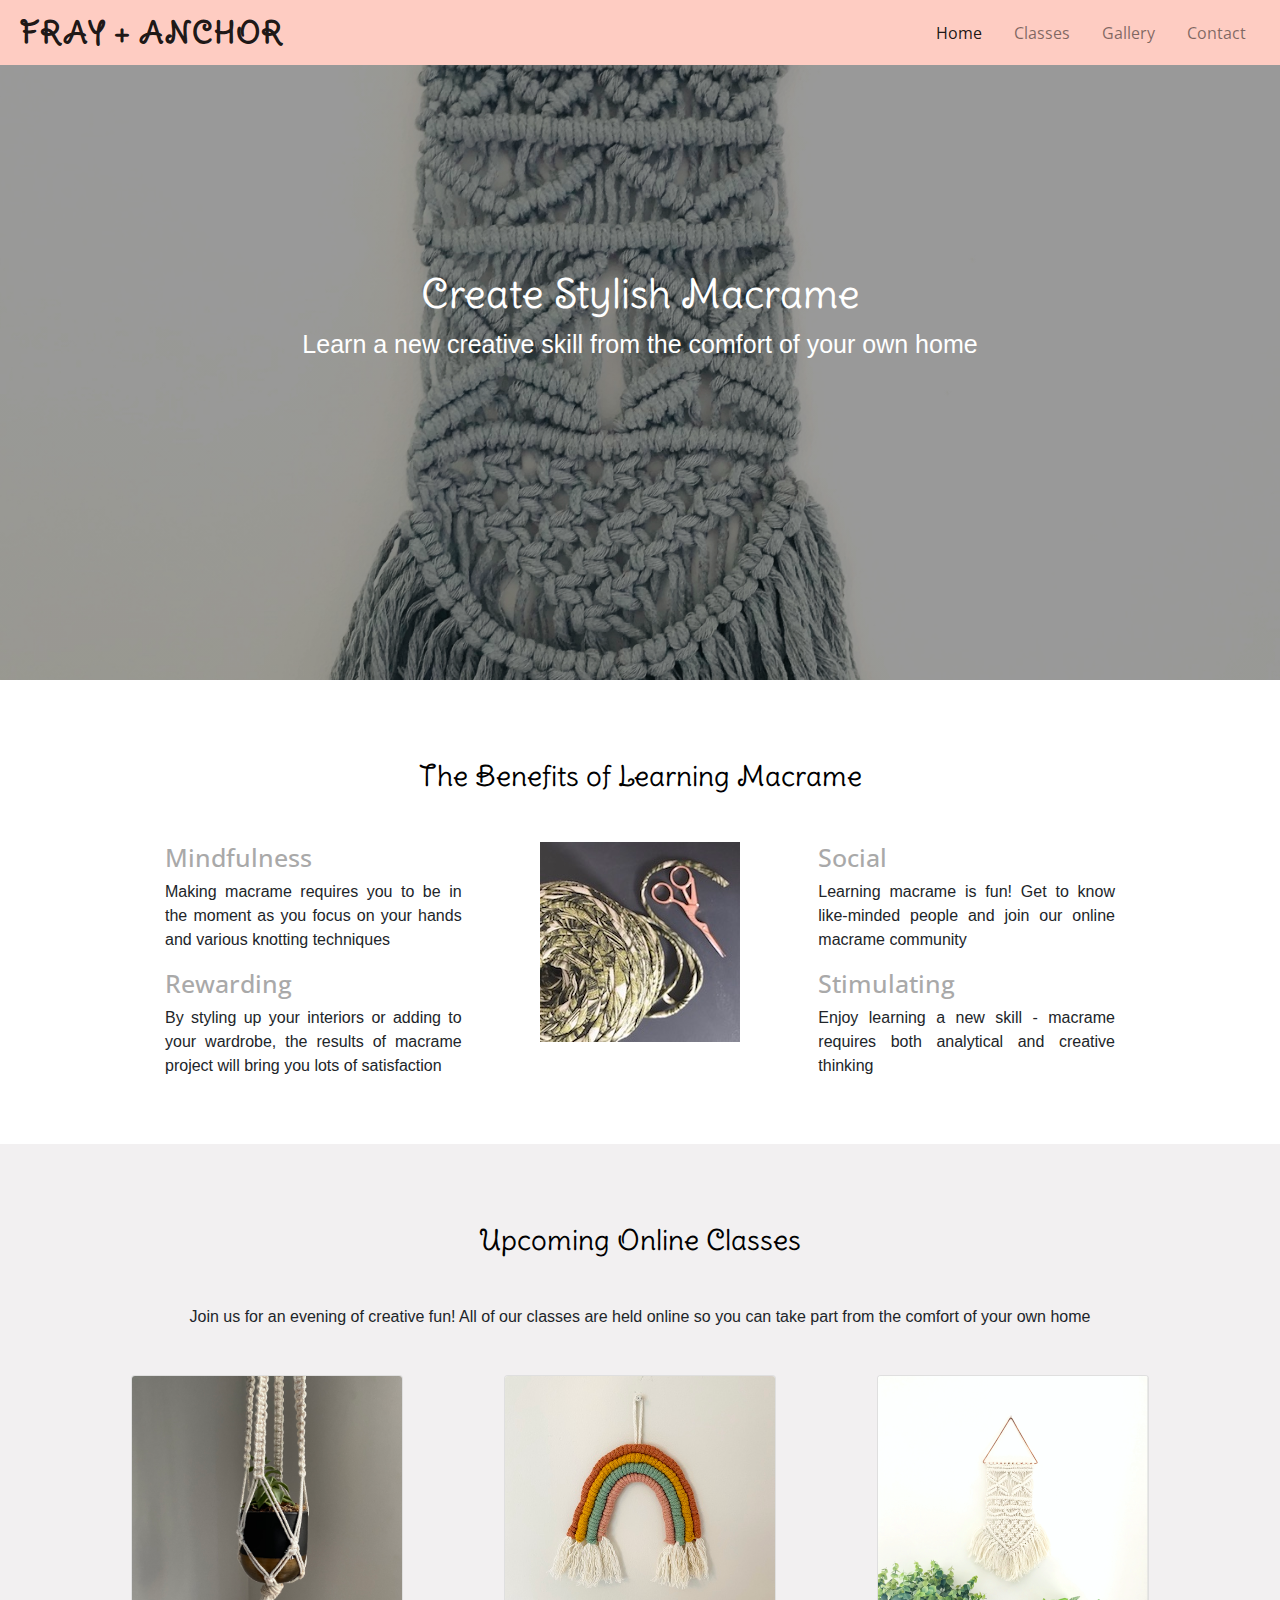
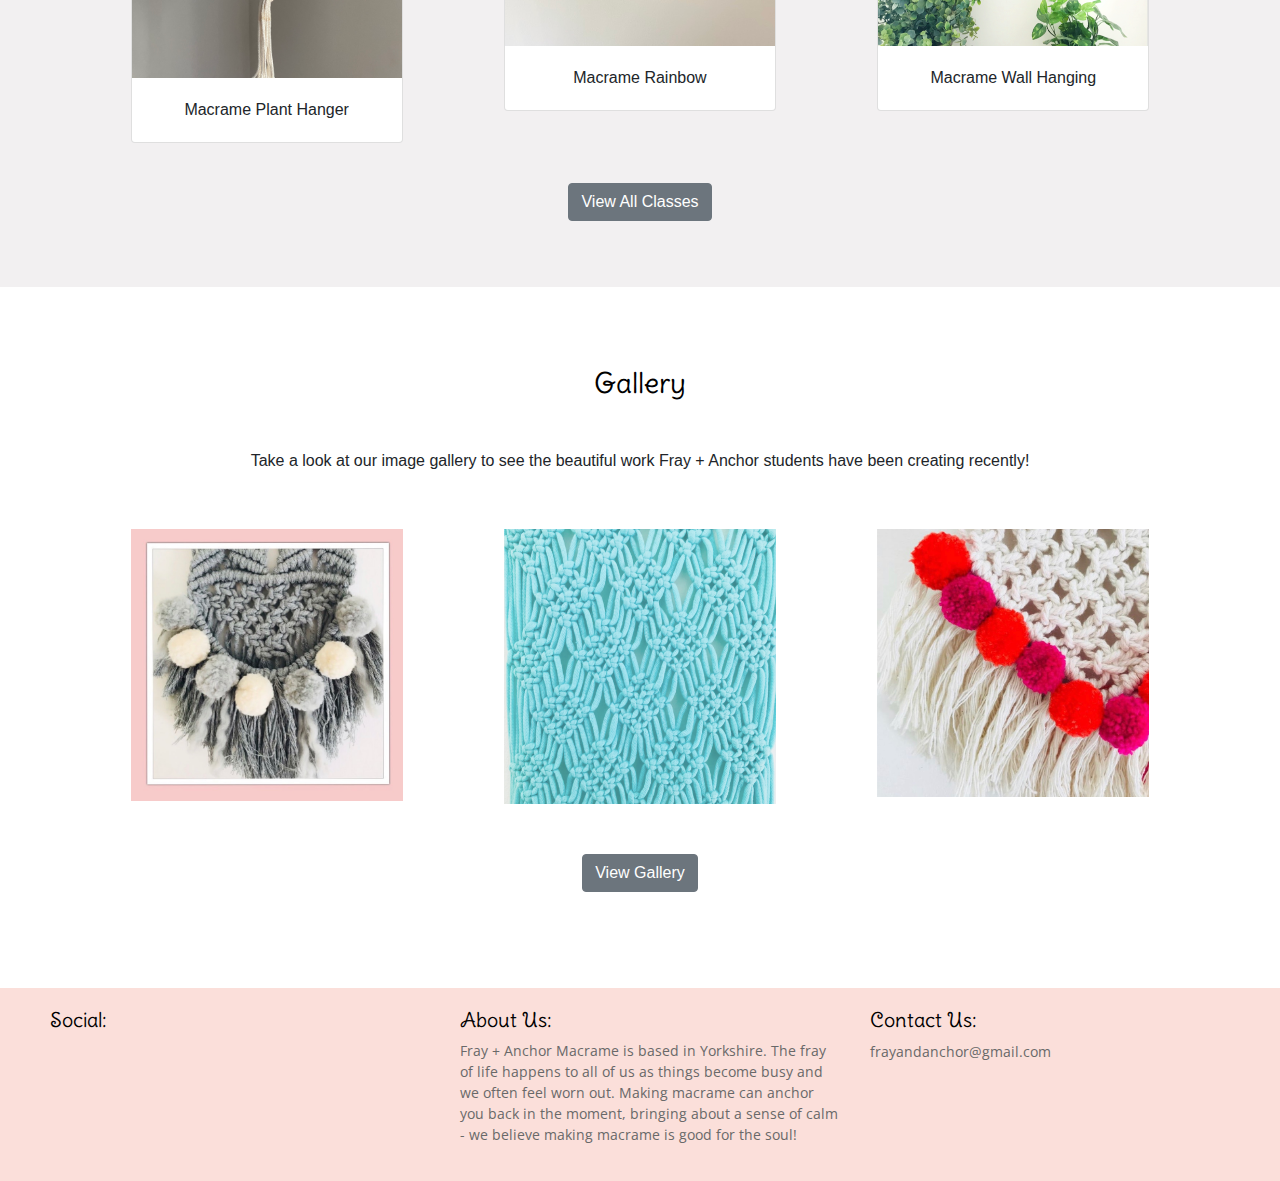
<file: index.html>
<!DOCTYPE html>
<html lang="en">
    <head>
        <meta charset="UTF-8" />
        <meta name="viewport" content="width=device-width, initial-scale=1.0" />
        <link rel="stylesheet" href="https://stackpath.bootstrapcdn.com/bootstrap/4.5.0/css/bootstrap.min.css" type="text/css" />
        <link rel="stylesheet" href="https://use.fontawesome.com/releases/v5.14.0/css/all.css" integrity="sha384-HzLeBuhoNPvSl5KYnjx0BT+WB0QEEqLprO+NBkkk5gbc67FTaL7XIGa2w1L0Xbgc" crossorigin="anonymous" />
        <!--Favicon created by https://favicon.io/ --> 
        <link rel="apple-touch-icon" sizes="180x180" href="/apple-touch-icon.png">
        <link rel="icon" type="image/png" sizes="32x32" href="favicons/favicon-32x32.png">
        <link rel="icon" type="image/png" sizes="16x16" href="favicons/favicon-16x16.png">
        <link rel="manifest" href="favicons/site.webmanifest">
        <link rel="stylesheet" href="assets/css/style.css" type="text/css" />
        <title>Fray+Anchor Macrame</title>
    </head>
    <body class="d-flex flex-column">
        <div id="page-content">
            <!--Header section. Navbar template from Bootstrap 4-->
            <header>
                <nav class="navbar menu-bar navbar-expand-lg navbar-light fixed-top">
                    <a class="navbar-brand" href="index.html"><strong>Fray + Anchor</strong></a>
                    <button class="navbar-toggler" type="button" data-toggle="collapse" data-target="#navbarNav" aria-controls="navbarNav" aria-expanded="false" aria-label="Toggle navigation">
                    <span class="navbar-toggler-icon"></span>
                    </button>
                    <div class="collapse navbar-collapse" id="navbarNav">
                        <ul class="navbar-nav ml-auto">
                            <li class="nav-item active mr-3">
                                <a class="nav-link" href="index.html">Home <span class="sr-only">(current)</span></a>
                            </li>
                            <li class="nav-item mr-3">
                                <a class="nav-link" href="classes.html">Classes</a>
                            </li>
                            <li class="nav-item mr-3">
                                <a class="nav-link" href="gallery.html">Gallery</a>
                            </li>
                            <li class="nav-item mr-3">
                                <a class="nav-link" href="contact.html">Contact</a>
                            </li>
                        </ul>
                    </div>
                </nav>
            </header>
            <!--Hero image section:-->
            <section class="container-fluid" id="hero-image">
                <div class="row">
                    <div class="col-12">
                        <div class="mx-auto" id="hero-text">
                            <h1>Create Stylish Macrame</h1>
                            <p>Learn a new creative skill from the comfort of your own home</p>
                        </div>
                    </div>
                </div>
            </section>
            <!--Benefits of Learning Macrame section:-->
            <section class="container white-section">
                <div class="row">
                    <div class="col">
                        <h2 class="section-heading text-center"> The Benefits of Learning Macrame</h2>
                    </div>
                </div>
                <div class="row">
                    <div class="col-lg-4 benefit-item">
                        <h3 class="benefit-heading">Mindfulness</h3>
                        <p class="text-justify"> 
                            Making macrame requires you to be in the moment as you focus on your hands and various knotting techniques
                        </p>
                        <h3 class="benefit-heading">Rewarding</h3>
                        <p class="text-justify">
                            By styling up your interiors or adding to your wardrobe, the results of
                            macrame project will bring you lots of satisfaction
                        </p>
                    </div>
                    <div class="col-lg-4 d-none d-lg-block text-center" id="benefits-image">
                        <img src="assets/images/benefitsofmacrame.jpg" alt="macrame cord and scissors" />
                    </div>
                    <div class="col-lg-4 benefit-item">
                        <h3 class="benefit-heading">Social</h3>
                        <p class="text-justify">
                            Learning macrame is fun! Get to know
                            like-minded people and join our online macrame community
                        </p>
                        <h3 class="benefit-heading">Stimulating</h3>
                        <p class="text-justify">
                            Enjoy learning a new skill - macrame requires both analytical and
                            creative thinking
                        </p>
                    </div>
                </div>
            </section>
            <!--Upcoming Online Classes section. Code for cards from Bootstrap:-->
            <section class="container-fluid grey-section">
                <div class="row">
                    <div class="col">
                        <h2 class="section-heading text-center">Upcoming Online Classes</h2>
                        <p class="text-center">Join us for an evening of creative fun! All of our classes are held online so you can take part from the comfort of your own home</p>
                    </div>
                </div>
                <div class="row">
                    <div class="col-lg-4">
                        <div class="card text-center upcoming-class-feature mx-auto" style="width: 17rem;">
                            <img class="card-img-top" src="assets/images/planthanger.jpg" alt="macrame plant hanger"/>
                            <div class="card-body">
                                <p class="card-text">Macrame Plant Hanger</p>
                            </div>
                        </div>
                    </div>
                    <div class="col-lg-4">
                        <div class="card text-center upcoming-class-feature mx-auto" style="width: 17rem;">
                            <img class="card-img-top" src="assets/images/rainbowwallhanging.jpg" alt="macrame rainbow wall hanging"/>
                            <div class="card-body">
                                <p class="card-text">Macrame Rainbow</p>
                            </div>
                        </div>
                    </div>
                    <div class="col-lg-4">
                        <div class="card text-center upcoming-class-feature mx-auto" style="width: 17rem;">
                            <img class="card-img-top" src="assets/images/wallhanging.png" alt="macrame wall hanging"/>
                            <div class="card-body">
                                <p class="card-text">Macrame Wall Hanging</p>
                            </div>
                        </div>
                    </div>
                </div>
                <div class="row">
                    <div class="col">
                        <p class="text-center">
                            <a class="btn btn-secondary" href="classes.html" role="button">View All Classes</a>
                        </p>
                    </div>
                </div>
            </section>
            <!--Preview of Gallery section: -->
            <section class="container-fluid white-section">
                <div class="row">
                    <div class="col">
                        <h2 class="section-heading text-center">Gallery</h2>
                        <p class="text-center">
                            Take a look at our image gallery to see the beautiful work Fray + Anchor students have been creating recently! 
                        </p>
                    </div>
                </div>
                <div class="row text-center">
                    <div class="col-lg-4">
                        <img src="assets/images/gallerypreview1.jpg" alt="grey macrame wall hanging with pompoms" class="gallery-item text-center mx-auto"/>
                    </div>
                    <div class="col-lg-4">
                        <img src="assets/images/gallerypreview2.png" alt="close up of macrame knot details" class="gallery-item text-center mx-auto"/>
                    </div>
                    <div class="col-lg-4">
                        <img src="assets/images/gallerypreview3.jpg" alt="cream macrame wall hanging with pompoms" class="gallery-item text-center mx-auto"/>
                    </div>
                </div>
                <div class="row gallery-btn">
                    <div class="col">
                        <p class="text-center">
                            <a class="btn btn-secondary" href="gallery.html" role="button">View Gallery</a>
                        </p>
                    </div>
                </div>
            </section>
        </div>
        <!--Footer:-->
        <footer id="sticky-footer">
            <div class="container-fluid">
                <div class="row">
                    <div class="col-md-4 social-icons">
                        <h5 class="sub-heading">Social:</h5>
                        <a href="https://www.facebook.com" target="_blank"><i class="fab fa-facebook-f"></i></a>
                        <a href="https://www.instagram.com" target="_blank"><i class="fab fa-instagram"></i></a>
                        <a href="https://www.twitter.com" target="_blank"><i class="fab fa-twitter"></i></a>
                    </div>
                    <div class="col-md-4">
                        <h5 class="sub-heading">About Us:</h5>
                        <p>Fray + Anchor Macrame is based in Yorkshire. The fray of life happens to all of us as things become busy and we often feel worn out.  
                            Making macrame can anchor you back in the moment, bringing about a sense of calm - we believe making macrame is good for the soul!
                        </p>
                    </div>
                    <div class="col-md-4 contact">
                        <h5 class="sub-heading">Contact Us:</h5>
                        <i class="fas fa-envelope"></i>
                        <span><a href="mailto:frayandanchor@gmail.com" target="_blank">frayandanchor@gmail.com</a></span>
                    </div>
                </div>
            </div>
        </footer>
        <!--Code for Scroll To Top button taken from https://www.w3schools.com/howto/tryit.asp?filename=tryhow_js_scroll_to_top:-->
        <button onclick="topFunction()" id="myBtn" title="Go to top">Top</button>
        <script>
            //Get the button
            var mybutton = document.getElementById("myBtn");
            // When the user scrolls down 20px from the top of the document, show the button
            window.onscroll = function() {scrollFunction()};
            function scrollFunction() {
            if (document.body.scrollTop > 20 || document.documentElement.scrollTop > 20) {
                mybutton.style.display = "block";
            } else {
                mybutton.style.display = "none";
            }
            }
            // When the user clicks on the button, scroll to the top of the document
            function topFunction() {
            document.body.scrollTop = 0;
            document.documentElement.scrollTop = 0;
            }
        </script>
        <!--Code for Hamburger Icon from Eventyret_mentor on Code Institute Slack Community-->
        <script src="https://cdnjs.cloudflare.com/ajax/libs/jquery/3.4.1/jquery.slim.min.js"></script>
        <script src="https://cdnjs.cloudflare.com/ajax/libs/popper.js/1.16.0/umd/popper.min.js"></script>
        <script src="https://cdnjs.cloudflare.com/ajax/libs/twitter-bootstrap/4.4.1/js/bootstrap.min.js"></script>
    </body>
</html>
</file>
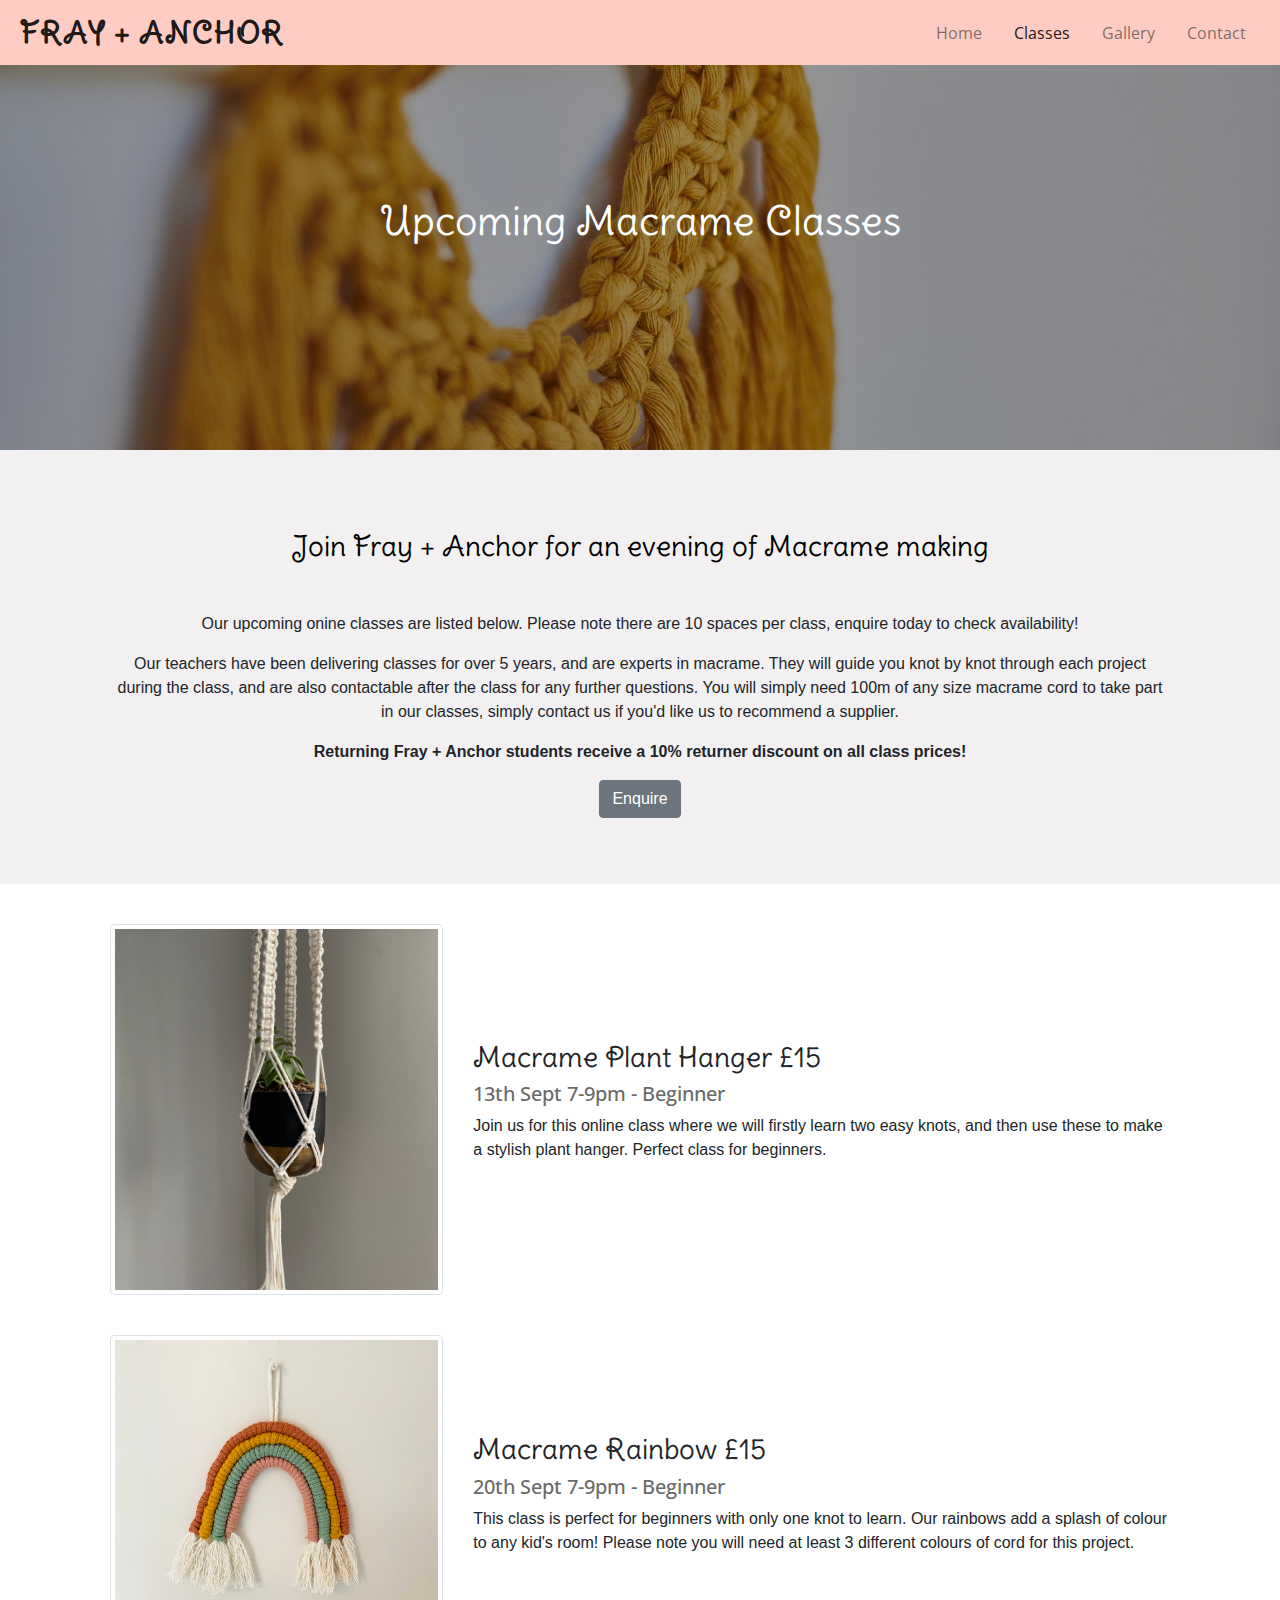
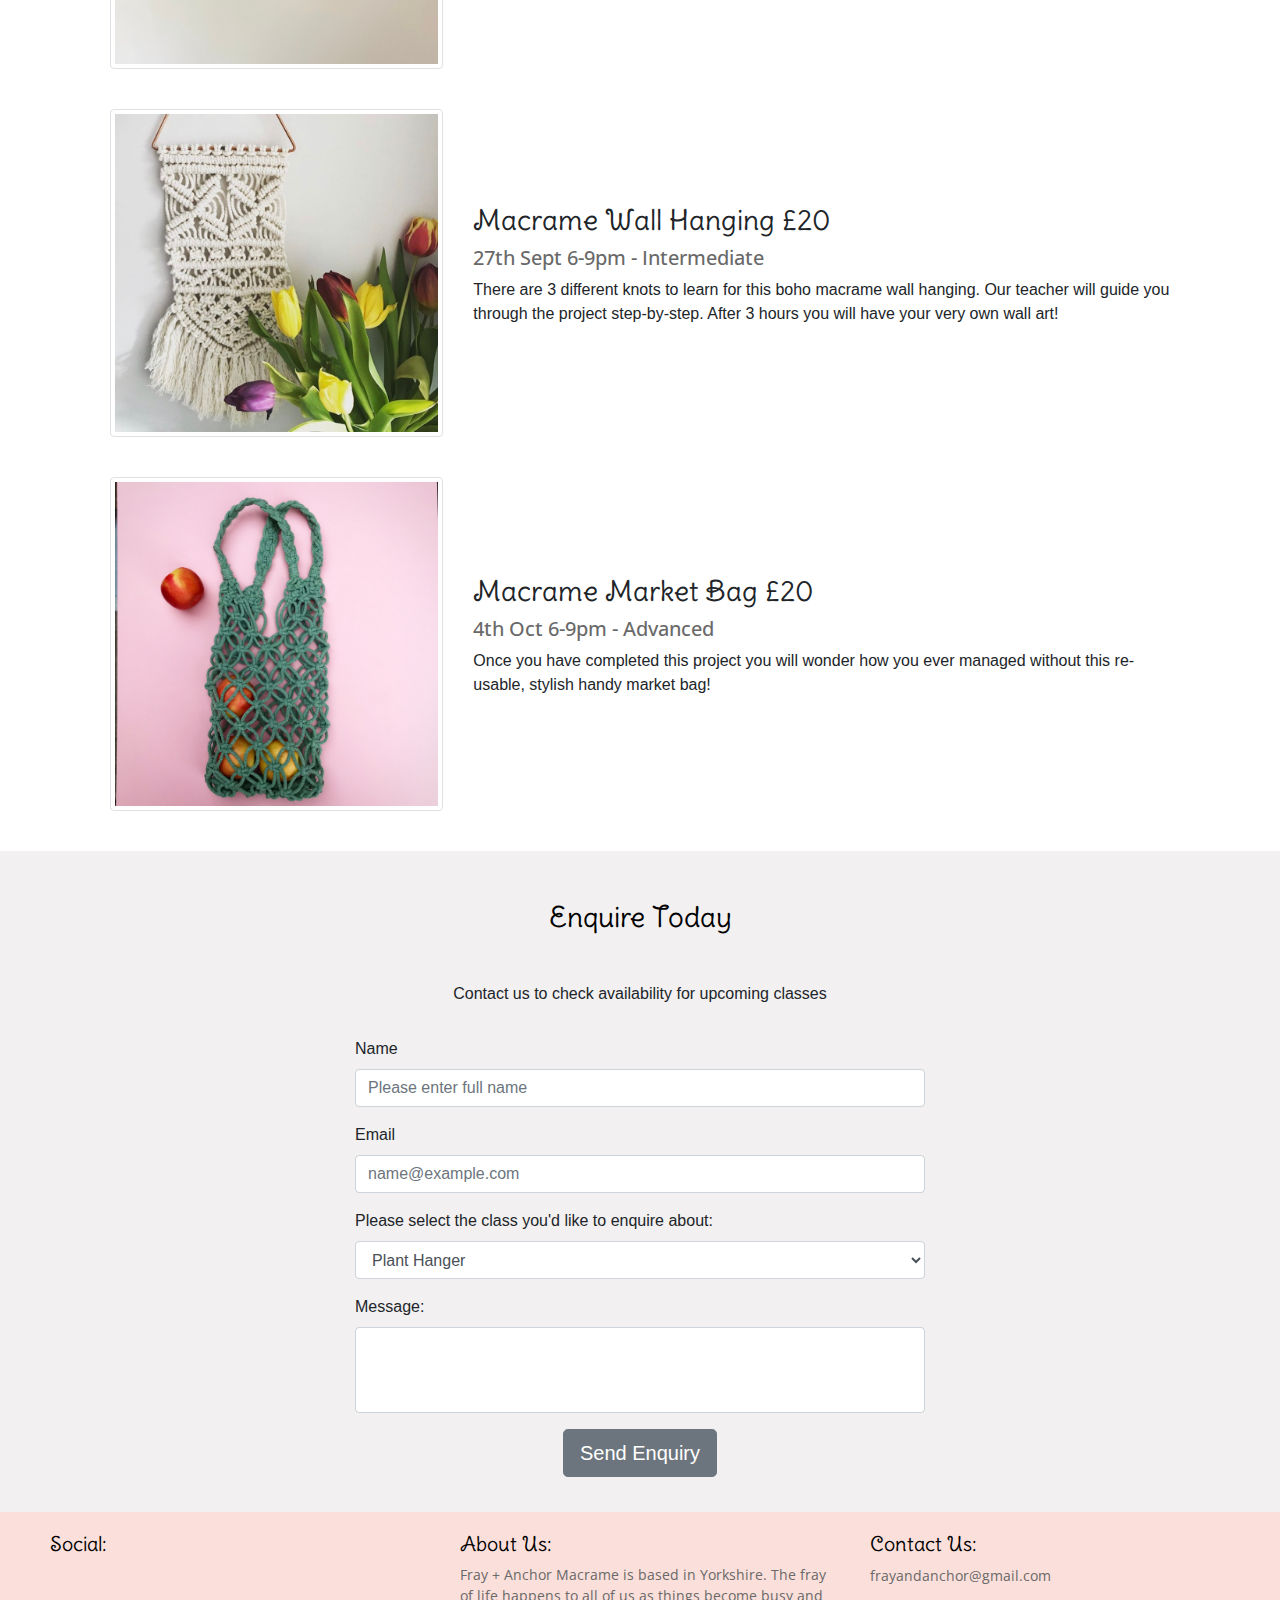
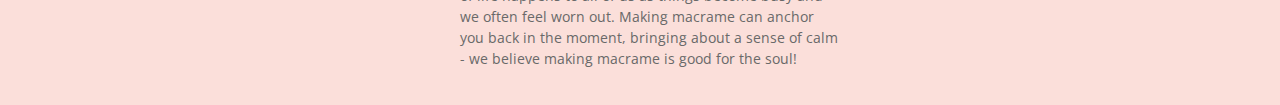
<file: classes.html>
<!DOCTYPE html>
<html lang="en">
    <head>
        <meta charset="UTF-8" />
        <meta name="viewport" content="width=device-width, initial-scale=1.0" />
        <link rel="stylesheet" href="https://stackpath.bootstrapcdn.com/bootstrap/4.5.0/css/bootstrap.min.css" type="text/css" />
        <link rel="stylesheet" href="https://use.fontawesome.com/releases/v5.14.0/css/all.css" integrity="sha384-HzLeBuhoNPvSl5KYnjx0BT+WB0QEEqLprO+NBkkk5gbc67FTaL7XIGa2w1L0Xbgc" crossorigin="anonymous" />
        <!--Favicon created by https://favicon.io/ --> 
        <link rel="apple-touch-icon" sizes="180x180" href="/apple-touch-icon.png">
        <link rel="icon" type="image/png" sizes="32x32" href="favicons/favicon-32x32.png">
        <link rel="icon" type="image/png" sizes="16x16" href="favicons/favicon-16x16.png">
        <link rel="manifest" href="favicons/site.webmanifest">
        <link rel="stylesheet" href="assets/css/style.css" type="text/css" />
        <title>Fray+Anchor Macrame</title>
    </head>
    <body class="d-flex flex-column">
        <div id="page-content">
            <!--Header section. Navbar template from Bootstrap 4-->
            <header>
                <nav class="navbar menu-bar navbar-expand-lg navbar-light fixed-top">
                    <a class="navbar-brand" href="index.html"><strong>Fray + Anchor</strong></a>
                    <button class="navbar-toggler" type="button" data-toggle="collapse" data-target="#navbarNav" aria-controls="navbarNav" aria-expanded="false" aria-label="Toggle navigation">
                    <span class="navbar-toggler-icon"></span>
                    </button>
                    <div class="collapse navbar-collapse" id="navbarNav">
                        <ul class="navbar-nav ml-auto">
                            <li class="nav-item mr-3">
                                <a class="nav-link" href="index.html">Home</a>
                            </li>
                            <li class="nav-item mr-3 active">
                                <a class="nav-link" href="classes.html">Classes<span class="sr-only">(current)</span></a>
                            </li>
                            <li class="nav-item mr-3">
                                <a class="nav-link" href="gallery.html">Gallery</a>
                            </li>
                            <li class="nav-item mr-3">
                                <a class="nav-link" href="contact.html">Contact</a>
                            </li>
                        </ul>
                    </div>
                </nav>
            </header>
            <!--Header image section:-->
            <section class="container-fluid classes-header-image">
                <div class="row">
                    <div class="col-12 header-text text-center">
                        <h1>Upcoming Macrame Classes</h1>
                    </div>
                </div>
            </section>
            <!--Upcoming classes intro:-->
            <section class="container-fluid grey-section">
                <div class="row">
                    <div class="col intro-text">
                        <h2 class="section-heading text-center">
                            Join Fray + Anchor for an evening of Macrame making
                        </h2>
                        <p class="text-center">
                            Our upcoming onine classes are listed below. Please note there are 10
                            spaces per class, enquire today to check availability! 
                        </p>
                        <p class="text-center">
                            Our teachers have been delivering classes for over 5 years, and are
                            experts in macrame. They will guide you knot by knot through each project
                            during the class, and are also contactable after the class for any further questions. 
                            You will simply need 100m of any size macrame cord to take
                            part in our classes, simply contact us if you'd like us to
                            recommend a supplier.
                        </p>
                        <p class="text-center"><strong>
                            Returning Fray + Anchor students receive a 10% returner discount on all class prices!
                            </strong>
                        </p>
                    </div>
                </div>
                <div class="row">
                    <div class="col">
                        <p class="text-center">
                            <a class="btn btn-secondary" href="#enquiry-form" role="button">Enquire</a>
                        </p>
                    </div>
                </div>
            </section>
            <!--List of upcoming classes:-->
            <div class="container" id="classes-list">
                <div class="row class-image">
                    <div class="col-md-4">
                        <img src="assets/images/planthanger.jpg" alt="macrame plant hanger" class="img-thumbnail"/>
                    </div>
                    <div class="col-md-8 class-info">
                        <h3>Macrame Plant Hanger £15</h3>
                        <h4>13th Sept 7-9pm - Beginner</h4>
                        <p>
                            Join us for this online class where we will firstly learn two easy
                            knots, and then use these to make a stylish plant hanger. Perfect
                            class for beginners.
                        </p>
                    </div>
                </div>
                <hr class="d-none d-sm-block d-md-none" />
                <div class="row class-image">
                    <div class="col-md-4">
                        <img src="assets/images/rainbowwallhanging.jpg" alt="macrame rainbow wall hanging" class="img-thumbnail" />
                    </div>
                    <div class="col-md-8 class-info">
                        <h3>Macrame Rainbow £15</h3>
                        <h4>20th Sept 7-9pm - Beginner</h4>
                        <p>
                            This class is perfect for beginners with only one knot to learn. 
                            Our rainbows add a splash of colour to any kid's room! Please note 
                            you will need at least 3 different colours of cord for this project.
                        </p>
                    </div>
                </div>
                <hr class="d-none d-sm-block d-md-none" />
                <div class="row class-image">
                    <div class="col-md-4">
                        <img src="assets/images/classeswallhanging.jpg" alt="macrame wall hanging" class="img-thumbnail" />
                    </div>
                    <div class="col-md-8 class-info">
                        <h3>Macrame Wall Hanging £20</h3>
                        <h4>27th Sept 6-9pm - Intermediate</h4>
                        <p>
                            There are 3 different knots to learn for this boho macrame wall hanging. 
                            Our teacher will guide you through the project step-by-step. After 3 hours
                            you will have your very own wall art!
                        </p>
                    </div>
                </div>
                <hr class="d-none d-sm-block d-md-none" />
                <div class="row class-image">
                    <div class="col-md-4">
                        <img src="assets/images/classesmarketbag.jpg" alt="macrame market bag" class="img-thumbnail" />
                    </div>
                    <div class="col-md-8 class-info">
                        <h3>Macrame Market Bag £20</h3>
                        <h4>4th Oct 6-9pm - Advanced</h4>
                        <p>
                            Once you have completed this project you will wonder how you ever managed without this 
                            re-usable, stylish handy market bag! 
                        </p>
                    </div>
                </div>
            </div>
            <!--Enquiry form. Bootstrap 4 used for help with the code for this section:-->
            <section class="container-fluid" id="enquiry-form">
                <div class="row">
                    <div class="col">
                        <h2 class="section-heading text-center">Enquire Today</h2>
                        <p class="text-center">
                            Contact us to check availability for upcoming classes
                        </p>
                    </div>
                </div>
                <div class="row">
                    <div class="col">
                        <form class="form-style mx-auto">
                            <div class="row form-group">
                                <label for="fullname">Name</label>
                                <input type="text" class="form-control" placeholder="Please enter full name" id="fullname" required />
                            </div>
                            <div class="row form-group">
                                <label for="email">Email</label>
                                <input type="email" class="form-control" placeholder="name@example.com" id="email" required/>
                            </div>
                            <div class="row form-group">
                                <label for="classselection">Please select the class you'd like to enquire about:</label>
                                <select class="form-control" id="classselection">
                                    <option>Plant Hanger</option>
                                    <option>Macrame Rainbow</option>
                                    <option>Wall Hanging</option>
                                    <option>Market Bag</option>
                                    <option>Other</option>
                                </select>
                            </div>
                            <div class="row form-group">
                                <label for="message">Message:</label>
                                <textarea class="form-control" id="message" rows="3" required></textarea>
                            </div>
                            <div class="text-center">
                                <button type="submit" class="btn btn-secondary btn-lg" data-toggle="modal" data-target="#exampleModal">
                                Send Enquiry 
                                </button>
                            </div>
                        </form>
                    </div>
                </div>
            </section>
        </div>
        <!--Footer:-->
        <footer id="sticky-footer">
            <div class="container-fluid">
                <div class="row">
                    <div class="col-md-4 social-icons">
                        <h5 class="sub-heading">Social:</h5>
                        <a href="https://www.facebook.com" target="_blank"><i class="fab fa-facebook-f"></i></a>
                        <a href="https://www.instagram.com" target="_blank"><i class="fab fa-instagram"></i></a>
                        <a href="https://www.twitter.com" target="_blank"><i class="fab fa-twitter"></i></a>
                    </div>
                    <div class="col-md-4">
                        <h5 class="sub-heading">About Us:</h5>
                        <p>Fray + Anchor Macrame is based in Yorkshire. The fray of life happens to all of us as things become busy and we often feel worn out.  
                            Making macrame can anchor you back in the moment, bringing about a sense of calm - we believe making macrame is good for the soul!
                        </p>
                    </div>
                    <div class="col-md-4 contact">
                        <h5 class="sub-heading">Contact Us:</h5>
                        <i class="fas fa-envelope"></i>
                        <span><a href="mailto:frayandanchor@gmail.com" target="_blank">frayandanchor@gmail.com</a></span>
                    </div>
                </div>
            </div>
        </footer>
        <!--Code for Scroll To Top button from https://www.w3schools.com/howto/tryit.asp?filename=tryhow_js_scroll_to_top:-->
        <button onclick="topFunction()" id="myBtn" title="Go to top">Top</button>
        <script>
            //Get the button
            var mybutton = document.getElementById("myBtn");
            // When the user scrolls down 20px from the top of the document, show the button
            window.onscroll = function() {scrollFunction()};
            function scrollFunction() {
            if (document.body.scrollTop > 20 || document.documentElement.scrollTop > 20) {
                mybutton.style.display = "block";
            } else {
                mybutton.style.display = "none";
            }
            }
            // When the user clicks on the button, scroll to the top of the document
            function topFunction() {
            document.body.scrollTop = 0;
            document.documentElement.scrollTop = 0;
            }
        </script>
        <!--Code for Hamburger Icon from Eventyret_mentor on Code Institute Slack Community-->
        <script src="https://cdnjs.cloudflare.com/ajax/libs/jquery/3.4.1/jquery.slim.min.js"></script>
        <script src="https://cdnjs.cloudflare.com/ajax/libs/popper.js/1.16.0/umd/popper.min.js"></script>
        <script src="https://cdnjs.cloudflare.com/ajax/libs/twitter-bootstrap/4.4.1/js/bootstrap.min.js"></script>
    </body>
</html>
</file>
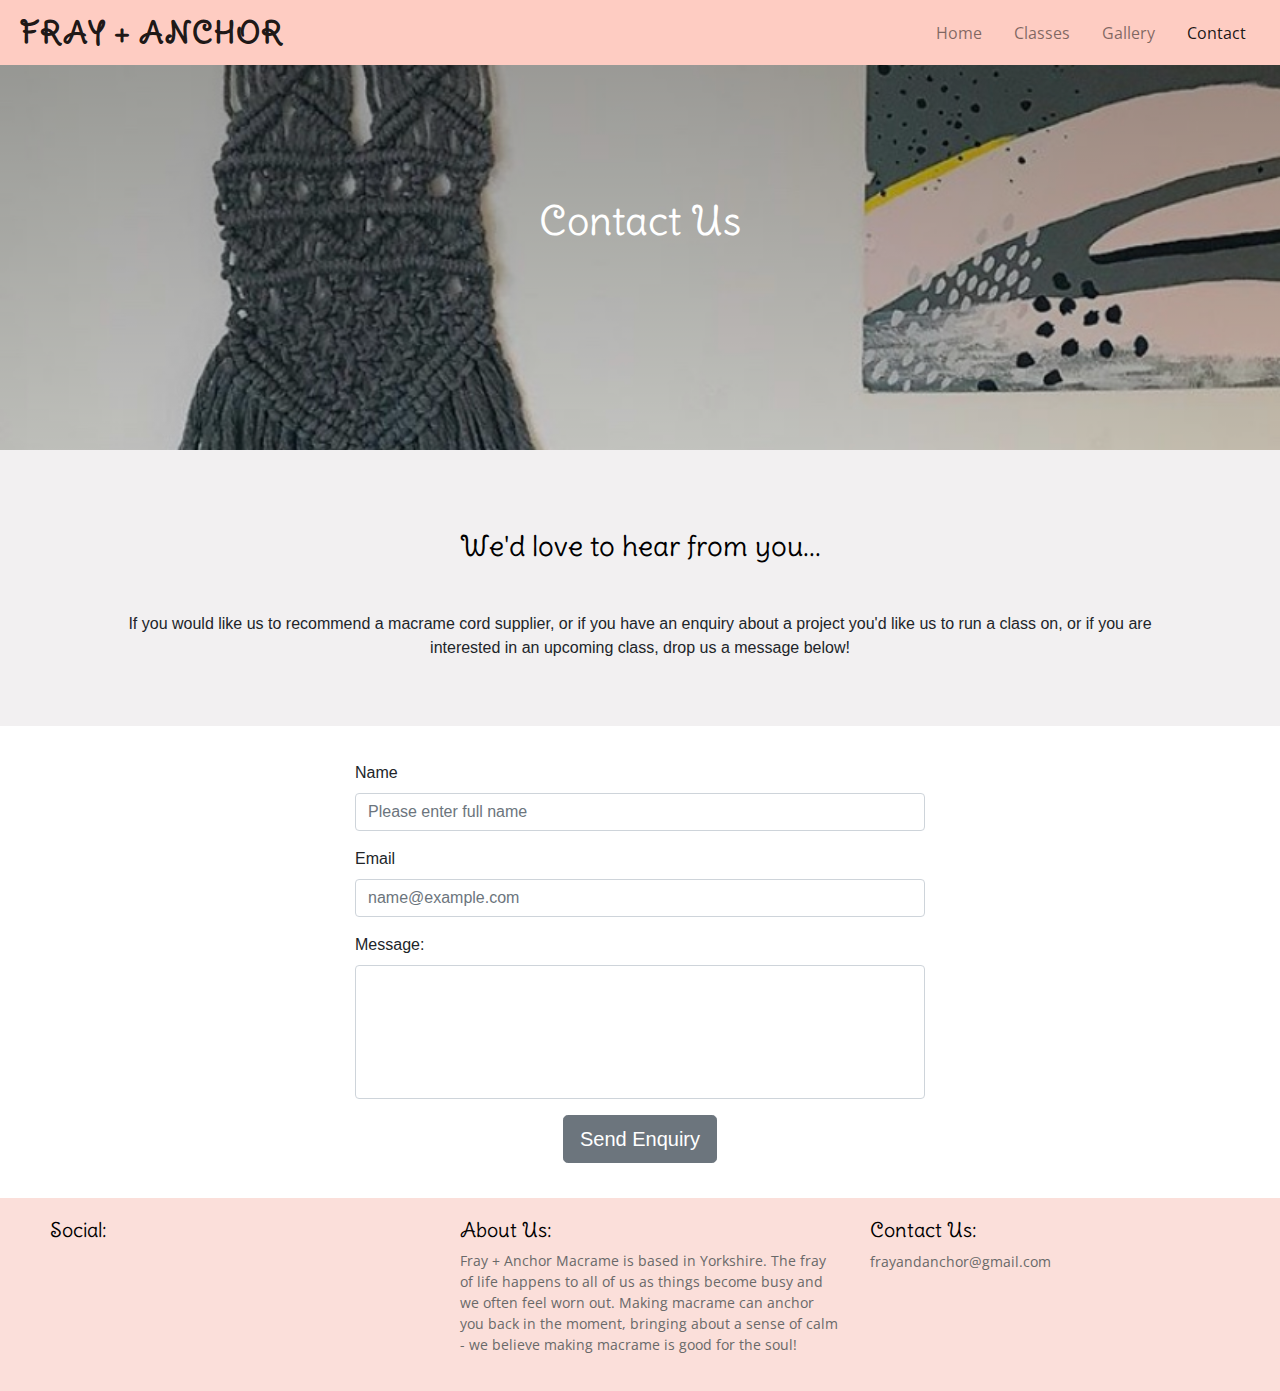
<file: contact.html>
<!DOCTYPE html>
<html lang="en">
    <head>
        <meta charset="UTF-8" />
        <meta name="viewport" content="width=device-width, initial-scale=1.0" />
        <link rel="stylesheet" href="https://stackpath.bootstrapcdn.com/bootstrap/4.5.0/css/bootstrap.min.css" type="text/css" />
        <link rel="stylesheet" href="https://use.fontawesome.com/releases/v5.14.0/css/all.css" integrity="sha384-HzLeBuhoNPvSl5KYnjx0BT+WB0QEEqLprO+NBkkk5gbc67FTaL7XIGa2w1L0Xbgc" crossorigin="anonymous" />
        <!--Favicon created by https://favicon.io/ --> 
        <link rel="apple-touch-icon" sizes="180x180" href="/apple-touch-icon.png">
        <link rel="icon" type="image/png" sizes="32x32" href="favicons/favicon-32x32.png">
        <link rel="icon" type="image/png" sizes="16x16" href="favicons/favicon-16x16.png">
        <link rel="manifest" href="favicons/site.webmanifest">
        <link rel="stylesheet" href="assets/css/style.css" type="text/css" />
        <title>Fray+Anchor Macrame</title>
    </head>
    <body class="d-flex flex-column">
        <div id="page-content">
            <!--Header section. Navbar template from Bootstrap 4-->
            <header>
                <nav class="navbar menu-bar navbar-expand-lg navbar-light fixed-top">
                    <a class="navbar-brand" href="index.html"><strong>Fray + Anchor</strong></a>
                    <button class="navbar-toggler" type="button" data-toggle="collapse" data-target="#navbarNav" aria-controls="navbarNav" aria-expanded="false" aria-label="Toggle navigation">
                    <span class="navbar-toggler-icon"></span>
                    </button>
                    <div class="collapse navbar-collapse" id="navbarNav">
                        <ul class="navbar-nav ml-auto">
                            <li class="nav-item mr-3">
                                <a class="nav-link" href="index.html">Home</a>
                            </li>
                            <li class="nav-item mr-3">
                                <a class="nav-link" href="classes.html">Classes</a>
                            </li>
                            <li class="nav-item mr-3">
                                <a class="nav-link" href="gallery.html">Gallery</a>
                            </li>
                            <li class="nav-item active mr-3">
                                <a class="nav-link" href="contact.html">Contact<span class="sr-only">(current)</span></a>
                            </li>
                        </ul>
                    </div>
                </nav>
            </header>
            <!--Header image section:-->
            <section class="container-fluid contact-header-image">
                <div class="row">
                    <div class="col-12 header-text text-center">
                        <h1>Contact Us</h1>
                    </div>
                </div>
            </section>
            <section class="container-fluid grey-section">
                <div class="row">
                    <div class="col intro-text">
                        <h2 class="section-heading text-center">
                            We'd love to hear from you...
                        </h2>
                        <p class="text-center">
                            If you would like us to recommend a macrame cord supplier, or if you have an enquiry about a project you'd like us to run 
                            a class on, or if you are interested in an upcoming class, drop us a message below!
                        </p>
                    </div>
                </div>
            </section>
            <!--Contact form. Bootstrap 4 used for help with the code for this section:-->
            <section class="container-fluid contact-form">
                <div class="row">
                    <div class="col">
                        <form class="form-style mx-auto">
                            <div class="row form-group">
                                <label for="fullname">Name</label>
                                <input type="text" class="form-control" placeholder="Please enter full name" id="fullname" required/>
                            </div>
                            <div class="row form-group">
                                <label for="email">Email</label>
                                <input type="email" class="form-control" placeholder="name@example.com" id="email" required/>
                            </div>
                            <div class="row form-group">
                                <label for="message">Message:</label>
                                <textarea class="form-control" id="message" rows="5" required></textarea>
                            </div>
                            <div class="text-center">
                                <button type="submit" class="btn btn-secondary btn-lg" data-toggle="modal" data-target="#exampleModal">
                                Send Enquiry
                                </button>
                            </div>
                        </form>    
                    </div>
                </div>
            </section>
        </div>
        <!--Footer:-->
        <footer id="sticky-footer">
            <div class="container-fluid">
                <div class="row">
                    <div class="col-md-4 social-icons">
                        <h5 class="sub-heading">Social:</h5>
                        <a href="https://www.facebook.com" target="_blank"><i class="fab fa-facebook-f"></i></a>
                        <a href="https://www.instagram.com" target="_blank"><i class="fab fa-instagram"></i></a>
                        <a href="https://www.twitter.com" target="_blank"><i class="fab fa-twitter"></i></a>
                    </div>
                    <div class="col-md-4">
                        <h5 class="sub-heading">About Us:</h5>
                        <p>Fray + Anchor Macrame is based in Yorkshire. The fray of life happens to all of us as things become busy and we often feel worn out.  
                            Making macrame can anchor you back in the moment, bringing about a sense of calm - we believe making macrame is good for the soul!
                        </p>
                    </div>
                    <div class="col-md-4 contact">
                        <h5 class="sub-heading">Contact Us:</h5>
                        <i class="fas fa-envelope"></i>
                        <span><a href="mailto:frayandanchor@gmail.com" target="_blank">frayandanchor@gmail.com</a></span>
                    </div>
                </div>
            </div>
        </footer>
        <!--Code for Hamburger Icon from Eventyret_mentor on Code Institute Slack Community-->
        <script src="https://cdnjs.cloudflare.com/ajax/libs/jquery/3.4.1/jquery.slim.min.js"></script>
        <script src="https://cdnjs.cloudflare.com/ajax/libs/popper.js/1.16.0/umd/popper.min.js"></script>
        <script src="https://cdnjs.cloudflare.com/ajax/libs/twitter-bootstrap/4.4.1/js/bootstrap.min.js"></script>
    </body>
</html>
</file>
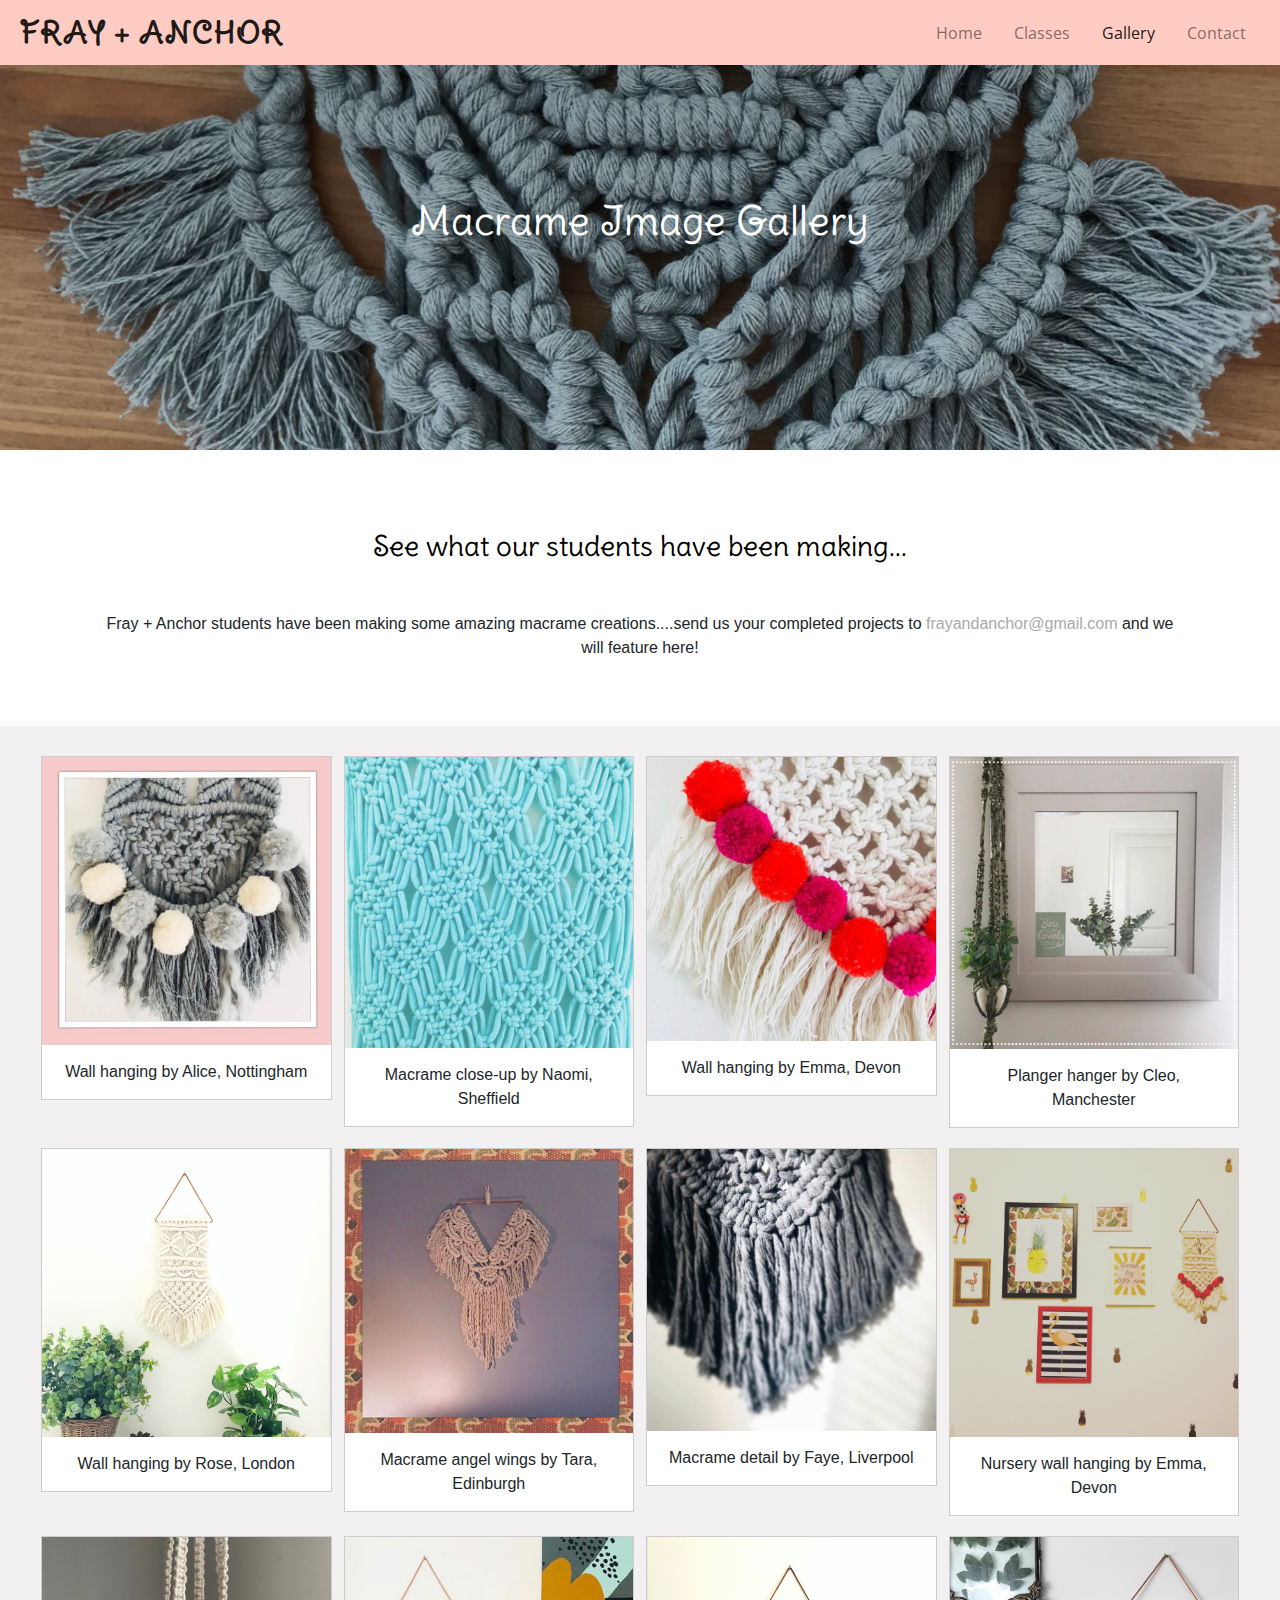
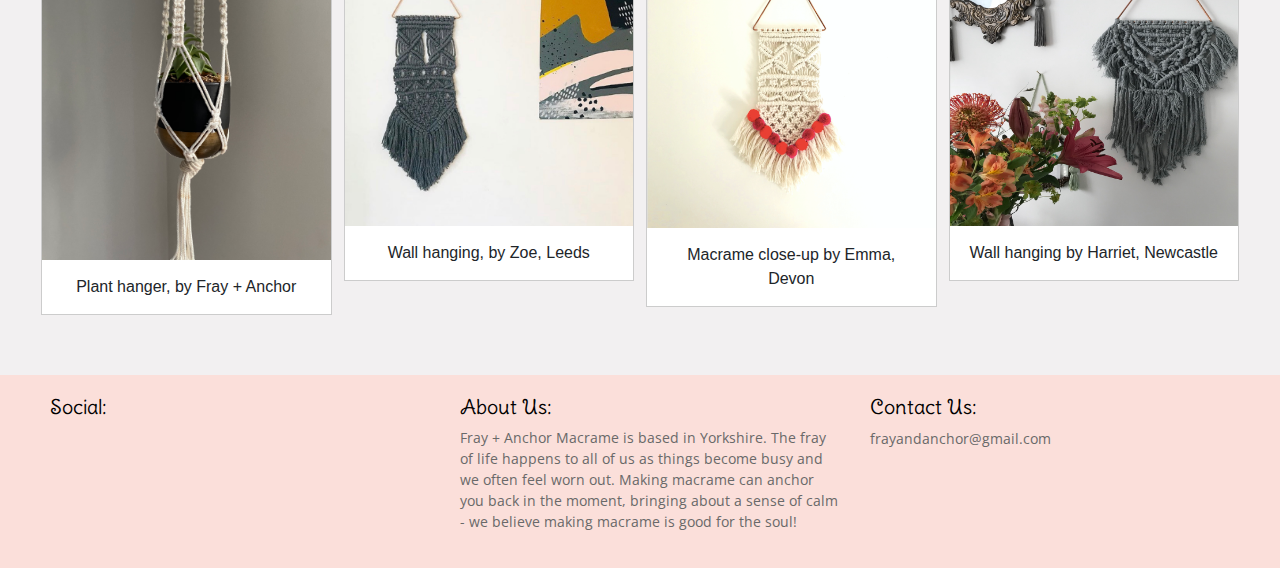
<file: gallery.html>
<!DOCTYPE html>
<html lang="en">
  <head>
    <meta charset="UTF-8" />
    <meta name="viewport" content="width=device-width, initial-scale=1.0" />
    <link rel="stylesheet" href="https://stackpath.bootstrapcdn.com/bootstrap/4.5.0/css/bootstrap.min.css" type="text/css" />
    <link rel="stylesheet" href="https://use.fontawesome.com/releases/v5.14.0/css/all.css" integrity="sha384-HzLeBuhoNPvSl5KYnjx0BT+WB0QEEqLprO+NBkkk5gbc67FTaL7XIGa2w1L0Xbgc" crossorigin="anonymous" />
    <!--Favicon created by https://favicon.io/ --> 
    <link rel="apple-touch-icon" sizes="180x180" href="/apple-touch-icon.png">
    <link rel="icon" type="image/png" sizes="32x32" href="favicons/favicon-32x32.png">
    <link rel="icon" type="image/png" sizes="16x16" href="favicons/favicon-16x16.png">
    <link rel="manifest" href="favicons/site.webmanifest">
    <link rel="stylesheet" href="assets/css/style.css" type="text/css" />
    <title>Fray+Anchor Macrame</title>
  </head>
  <body class="d-flex flex-column">
    <div id="page-content">
      <!--Header section. Navbar template from Bootstrap 4-->
      <header>
        <nav class="navbar menu-bar navbar-expand-lg navbar-light fixed-top">
          <a class="navbar-brand" href="index.html"><strong>Fray + Anchor</strong></a>
          <button class="navbar-toggler" type="button" data-toggle="collapse" data-target="#navbarNav" aria-controls="navbarNav" aria-expanded="false" aria-label="Toggle navigation">
            <span class="navbar-toggler-icon"></span>
          </button>
          <div class="collapse navbar-collapse" id="navbarNav">
            <ul class="navbar-nav ml-auto">
              <li class="nav-item mr-3">
                <a class="nav-link" href="index.html">Home</a>
              </li>
              <li class="nav-item mr-3">
                <a class="nav-link" href="classes.html">Classes</a>
              </li>
              <li class="nav-item active mr-3">
                <a class="nav-link" href="gallery.html">Gallery<span class="sr-only">(current)</span></a>
              </li>
              <li class="nav-item mr-3">
                <a class="nav-link" href="contact.html">Contact</a>
              </li>
            </ul>
          </div>
        </nav>
      </header>
      <!--Gallery header image section:-->
      <section class="container-fluid gallery-header-image">
        <div class="row">
          <div class="col-12 header-text text-center">
            <h1>Macrame Image Gallery</h1>
          </div>
        </div>
      </section>
      <!--Gallery intro section:-->
      <section class="container-fluid white-section gallery-intro">
        <div class="row">
          <div class="col">
            <h2 class="section-heading text-center">
              See what our students have been making...
            </h2>
            <p class="text-center">
              Fray + Anchor students have been making some amazing macrame
              creations....send us your completed projects to
              <a href="mailto:frayandanchor@gmail.com">frayandanchor@gmail.com</a> and we will feature here!
            </p>
          </div>
        </div>
      </section>
      <!--Image gallery, code from w3schools.com https://www.w3schools.com/css/tryit.asp?filename=trycss_image_gallery_responsive:-->
      <section class="container-fluid image-gallery">
        <div class="row image-gallery-row">
          <div class="col-sm-4 col-lg-3 responsive">
            <div class="gallery">
              <img src="assets/images/gallerypreview1.jpg" alt="Grey macrame wall hanging" width="600" height="400"/>
              <div class="desc">Wall hanging by Alice, Nottingham</div>
            </div>
          </div>
          <div class="col-sm-4 col-lg-3 responsive">
            <div class="gallery">
              <img src="assets/images/gallerypreview2.png" alt="Turquoise macrame close-up" width="600" height="400" />
              <div class="desc">Macrame close-up by Naomi, Sheffield</div>
            </div>
          </div>
          <div class="col-sm-4 col-lg-3 responsive">
            <div class="gallery">
              <img src="assets/images/gallerypreview3.jpg" alt="Cream macrame wall hanging with pink pompoms" width="600" height="400" />
              <div class="desc">Wall hanging by Emma, Devon</div>
            </div>
          </div>
          <div class="d-none d-lg-block col-lg-3 responsive">
            <div class="gallery">
              <img src="assets/images/gallery4.jpg" alt="Green macrame plant hnager" width="600" height="400" />
              <div class="desc">Planger hanger by Cleo, Manchester</div>
            </div>
          </div>
        </div>
        <div class="row image-gallery-row">
          <div class="col-sm-4 col-lg-3 responsive">
            <div class="gallery">
              <img src="assets/images/gallery5.png" alt="Cream macrame wall hanging next to green plants" width="600" height="400" />
              <div class="desc">Wall hanging by Rose, London</div>
            </div>
          </div>
          <div class="col-sm-4 col-lg-3 responsive">
            <div class="gallery">
              <img src="assets/images/gallery6.jpg" alt="Cream macrame wall hanging" width="600" height="400" />
              <div class="desc">Macrame angel wings by Tara, Edinburgh</div>
            </div>
          </div>
          <div class="col-sm-4 col-lg-3 responsive">
            <div class="gallery">
              <img src="assets/images/gallery7.jpg" alt="Close up of grey macrame wall hanging" width="600" height="400"/>
              <div class="desc">Macrame detail by Faye, Liverpool</div>
            </div>
          </div>
          <div class="d-none d-lg-block col-lg-3 responsive">
            <div class="gallery">
              <img src="assets/images/gallery8.jpg" alt="Cream macrame wall hanging displayed on a wall with other pictures" width="600" height="400"/>
              <div class="desc">Nursery wall hanging by Emma, Devon</div>
            </div>
          </div>
        </div>
        <div class="row image-gallery-row">
          <div class="col-sm-4 col-lg-3 responsive">
            <div class="gallery">
              <img src="assets/images/planthanger.jpg" alt="Macrame plant hanger" width="600" height="400"/>
              <div class="desc">Plant hanger, by Fray + Anchor</div>
            </div>
          </div>
          <div class="col-sm-4 col-lg-3 responsive">
            <div class="gallery">
              <img src="assets/images/gallery10.jpg" alt="Grey macrame wall hanging next to abstrct art" width="600" height="400"/>
              <div class="desc">Wall hanging, by Zoe, Leeds</div>
            </div>
          </div>
          <div class="col-sm-4 col-lg-3 responsive">
            <div class="gallery">
              <img src="assets/images/gallery11.png" alt="Cream macrame wall hanging with pink pompoms" width="600" height="400"/>
              <div class="desc">Macrame close-up by Emma, Devon</div>
            </div>
          </div>
          <div class="d-none d-lg-block col-lg-3 responsive">
            <div class="gallery">
              <img src="assets/images/gallery12.jpg" alt="Grey macrame wall hanging next to autumnal flowers" width="600" height="400"/>
              <div class="desc">Wall hanging by Harriet, Newcastle</div>
            </div>
          </div>
        </div>
      </section>
    </div>
    <!--Footer:-->
    <footer id="sticky-footer">
      <div class="container-fluid">
        <div class="row">
          <div class="col-md-4 social-icons">
            <h5 class="sub-heading">Social:</h5>
            <a href="https://www.facebook.com" target="_blank"><i class="fab fa-facebook-f"></i></a>
            <a href="https://www.instagram.com" target="_blank"><i class="fab fa-instagram"></i></a>
            <a href="https://www.twitter.com" target="_blank"><i class="fab fa-twitter"></i></a>
          </div>
          <div class="col-md-4">
            <h5 class="sub-heading">About Us:</h5>
            <p>Fray + Anchor Macrame is based in Yorkshire. The fray of life happens to all of us as things become busy and we often feel worn out.  
               Making macrame can anchor you back in the moment, bringing about a sense of calm - we believe making macrame is good for the soul!
            </p>
          </div>
          <div class="col-md-4 contact">
            <h5 class="sub-heading">Contact Us:</h5>
            <i class="fas fa-envelope"></i>
            <span><a href="mailto:frayandanchor@gmail.com" target="_blank">frayandanchor@gmail.com</a></span>
          </div>
        </div>
      </div>
    </footer>
    <!--Code for Scroll To Top button taken from https://www.w3schools.com/howto/tryit.asp?filename=tryhow_js_scroll_to_top:-->
    <button onclick="topFunction()" id="myBtn" title="Go to top">Top</button>
        <script>
            //Get the button
            var mybutton = document.getElementById("myBtn");
            // When the user scrolls down 20px from the top of the document, show the button
            window.onscroll = function() {scrollFunction()};
            function scrollFunction() {
            if (document.body.scrollTop > 20 || document.documentElement.scrollTop > 20) {
                mybutton.style.display = "block";
            } else {
                mybutton.style.display = "none";
            }
            }
            // When the user clicks on the button, scroll to the top of the document
            function topFunction() {
            document.body.scrollTop = 0;
            document.documentElement.scrollTop = 0;
            }
        </script>
    <!--Code for Hamburger Icon from an entry by Eventyret_mentor on Code Institute Slack Community-->
    <script src="https://cdnjs.cloudflare.com/ajax/libs/jquery/3.4.1/jquery.slim.min.js"></script>
    <script src="https://cdnjs.cloudflare.com/ajax/libs/popper.js/1.16.0/umd/popper.min.js"></script>
    <script src="https://cdnjs.cloudflare.com/ajax/libs/twitter-bootstrap/4.4.1/js/bootstrap.min.js"></script>
  </body>
</html>
</file>
<file: assets/css/style.css>
@import url("https://fonts.googleapis.com/css2?family=Delius+Swash+Caps&family=Open+Sans:ital,wght@0,300;0,400;0,600;0,700;0,800;1,300;1,400&display=swap");

html,
body {
  margin: 0;
  padding: 0;
  height: 100%;
}

/*-------------------------------------------------------- Background colors */

.menu-bar {
    background-color: #FECCC2;
}

.white-section {
    background-color: #fff;
}

.grey-section {
    background-color: #f2f0f1;
}

#enquiry-form {
    background-color: #f2f0f1;
}

.image-gallery {
    background-color: #f2f0f1;
}

/*-------------------------------------------------------- Sections styles */

.white-section {
    padding: 50px 80px;
}

.grey-section {
    padding: 50px 80px;
}

/*-------------------------------------------------------- Font & font styles */

.navbar-brand {
    font-size: 30px;
    text-transform: uppercase;
    font-family: "Delius Swash Caps", sans-serif;
    letter-spacing: 1px;
    padding-left: 10px;
}

.nav-link {
    font-family: "Open Sans", sans-serif;
    font-size: 16px;
}

footer p {
    font-family: "Open Sans", sans-serif;
    color: dimgrey;
    font-size: 14px;
}

footer span {
    font-family: "Open Sans", sans-serif;
    color: black;
    font-size: 14px;
}

#hero-text h1 {
    font-family: "Delius Swash Caps", sans-serif;
    color: white;
}

#hero-text p {
    font-family: "Open", sans-serif;
    color: white;
    font-size: 25px;
}

.section-heading{
    font-family: "Delius Swash Caps", sans-serif;
    color: black;
    padding-bottom: 40px;
    padding-top: 30px;
    font-size: 28px;
}

.benefit-heading{
    font-family: "Open Sans", sans-serif;
    color: darkgrey;
    font-size: 25px;
}

.sub-heading {
    font-family: "Delius Swash Caps", sans-serif;
    color: black;
}

.header-text h1 {
    font-family: "Delius Swash Caps", sans-serif;
    color: white;
}

.header-text p {
    font-family: "Open Sans", sans-serif;
    color: white;
    font-size: 25px;
}

.class-info h3 {
    font-family:"Delius Swash Caps", sans-serif;
}

.class-info h4 {
    font-family: "Open Sans", sans-serif;
    color: dimgrey;
    font-size: 20px;
}

/*-------------------------------------------------------- Button styles */

.btn-secondary {
    color: #fff;
}

.gallery-btn {
    padding-bottom: 30px;
}

/*-------------------------------------------------------- Navbar */

.menu-bar {
    color: dimgrey;
    padding: 5px 10px;
}

.nav-link:hover {
    color: black !important;
}

/*-------------------------------------------------------- Footer */
/*--Code for sticky footer from https://startbootstrap.com/snippets/sticky-footer-flexbox*/

#sticky-footer {
    flex-shrink: 0;
    background-color: #fbdfda;
    color: dimgrey;
    padding-top: 20px;
    padding-left: 20px;
    padding-bottom: 20px;
}

#page-content {
  flex: 1 0 auto;
}

#sticky-footer a{
    color: dimgrey;
}

#sticky-footer a:hover{
color: black;
}

.social-icons {
    padding-bottom: 20px;
}

.social-icons i{
    padding: 10px 10px 10px 0px;
}

.row {
    margin-right: 0px;
    margin-left: 0px;
}

/*-------------------------------------------------------- HOME Hero Image*/
/*Used https://stackoverflow.com/questions/47606246/center-positioning-text-in-hero-div to help with hero image and hero text code and also header images and text on all other pages */

#hero-image {
    background-image: linear-gradient(rgba(0, 0, 0, 0.4), rgba(0, 0, 0, 0.4)), url("../images/heroimage.jpg");
    width: 100%;
    background-position: center;
    background-repeat: no-repeat;
    background-size: cover;
    height: 680px;
}

#hero-text {
    align-items: center;
    justify-content: center;
    position: relative;
    text-align: center;
    padding-top: 270px;
}

/*-------------------------------------------------------- HOME Benefits of learning Macrame section*/

.benefits {
    padding-left: 10px;
    padding-right: 10px;
}

/*-------------------------------------------------------- HOME Upcoming online classes preview on homepage */

.upcoming-classes-feature {
    padding-top: 50px;
    padding-bottom: 50px;
}

.card {
    margin-top: 30px;
    margin-bottom: 40px;
}

/*-------------------------------------------------------- HOME Gallery preview on homepage */

.gallery-item {
    width: 17rem;
    padding-top: 10px;
    padding-bottom: 10px;
    margin-top: 30px;
    margin-bottom: 40px;
}

/*-------------------------------------------------------- CLASSES Header image */

.classes-header-image {
    background-image: linear-gradient(rgba(0, 0, 0, 0.4), rgba(0, 0, 0, 0.4)), url("../images/classesheaderimage.jpg");
    width: 100%;
    background-position: center;
    background-repeat: no-repeat;
    background-size: cover;
    height: 50vh;
    position:relative;
 }

.header-text {
    text-align: center;
    position: absolute;
    top: 50%;
    left: 50%;
    transform: translate(-50%, -50%);
}

/*-------------------------------------------------------- CLASSES Intro */

.intro-text {
    padding-right: 30px;
    padding-left: 30px;
}

/*-------------------------------------------------------- CLASSES List of upcoming classes */

#classes-list {
    padding: 20px 25px;
}
.class-image {
    padding-top: 20px;
    padding-bottom: 20px;
}

.class-info {
    margin: auto;
    padding: 15px;
}

hr {
  border-top: 3px solid #FECCC2;
  width: 30%;
  margin: 0 auto;
  padding: 20px;
}

/*-------------------------------------------------------- CLASSES Enquiry form */

#enquiry-form {
    padding: 20px 10px;
}

.form-style {
    width: 600px;
    padding: 15px;
}

textarea {
    resize: none;
}
/*-------------------------------------------------------- GALLERY Header Image */

.gallery-header-image {
    background-image: linear-gradient(rgba(0, 0, 0, 0.4), rgba(0, 0, 0, 0.25)), url("../images/galleryheaderimage.jpg");
    width: 100%;
    background-position: center;
    background-repeat: no-repeat;
    background-size: cover;
    height: 50vh;
    position:relative;
 }

.gallery-intro a{
    color: darkgrey;
}

.gallery-intro a:hover{
    color:black;
}

/*----Code for image gallery from https://www.w3schools.com/css/tryit.asp?filename=trycss_image_gallery_responsive */

div.gallery {
  background-color: white;
  border: 1px solid #ccc;
}

div.gallery:hover {
  border: 1px solid #777;
}

div.gallery img {
  width: 100%;
  height: auto;
}

div.desc {
  padding: 15px;
  text-align: center;
}

* {
  box-sizing: border-box;
}

/*----Code to make the gallery responsive also from w3schools */

.responsive {
  padding: 0 6px;
  float: left;
  width: 24.99999%;
}

@media only screen and (max-width: 700px) {
  .responsive {
    width: 49.99999%;
    margin: 6px 0;
  }
}

@media only screen and (max-width: 500px) {
  .responsive {
    width: 100%;
  }
}

.clearfix:after {
  content: "";
  display: table;
  clear: both;
}

.image-gallery {
    padding-top: 10px;
    padding-bottom: 40px;
}

.image-gallery-row {
    margin: 20px;
}

/*-------------------------------------------------------- CONTACT Header image */

.contact-header-image {
 background-image: linear-gradient(rgba(0, 0, 0, 0.4), rgba(0, 0, 0, 0.20)), url("../images/gallery10.jpg");
 width: 100%;
 background-position: center;
 background-repeat: no-repeat;
 background-size: cover;
 height: 50vh;
 position:relative;
 }

.contact-form {
    padding: 20px 10px;
}

textarea {
    resize: none;
}

/*-------------------------------------------------------- Scroll to top button */

#myBtn {
  display: none;
  position: fixed;
  bottom: 20px;
  right: 30px;
  z-index: 99;
  font-size: 18px;
  border: none;
  outline: none;
  background-color: darkgrey;
  color: white;
  cursor: pointer;
  padding: 15px;
  border-radius: 4px;
}

#myBtn:hover {
  background-color: #555;
}

/*-------------------------------------------------------- Media queries */

@media screen and (max-width: 576px) {
  .white-section {
        padding-right: 10px;
        padding-left: 10px;
    }

  .grey-section {
        padding-right: 10px;
        padding-left: 10px;
    }

  .navbar-brand {
        font-size: 25px;
        padding-left: 5px;
    }

   #hero-text h1 {
        font-size: 32px;
    }

   #hero-text p {
        font-size: 20px;
    }

   .section-heading {
       font-size: 24px;
    }

   .section-heading-classes {
        font-size: 25px;
    }

    .benefit-item {
        padding-left: 20px;
        padding-right: 20px;
    }

    .header-text h1 {
        font-size: 32px;
    }

    .class-info h3 {
        font-size: 25px;
    }

    .form-style {
        width: 300px;
    }
}

@media screen and (max-width: 540px) {
    .form-style {
        width: 260px;
    }
}
</file>
